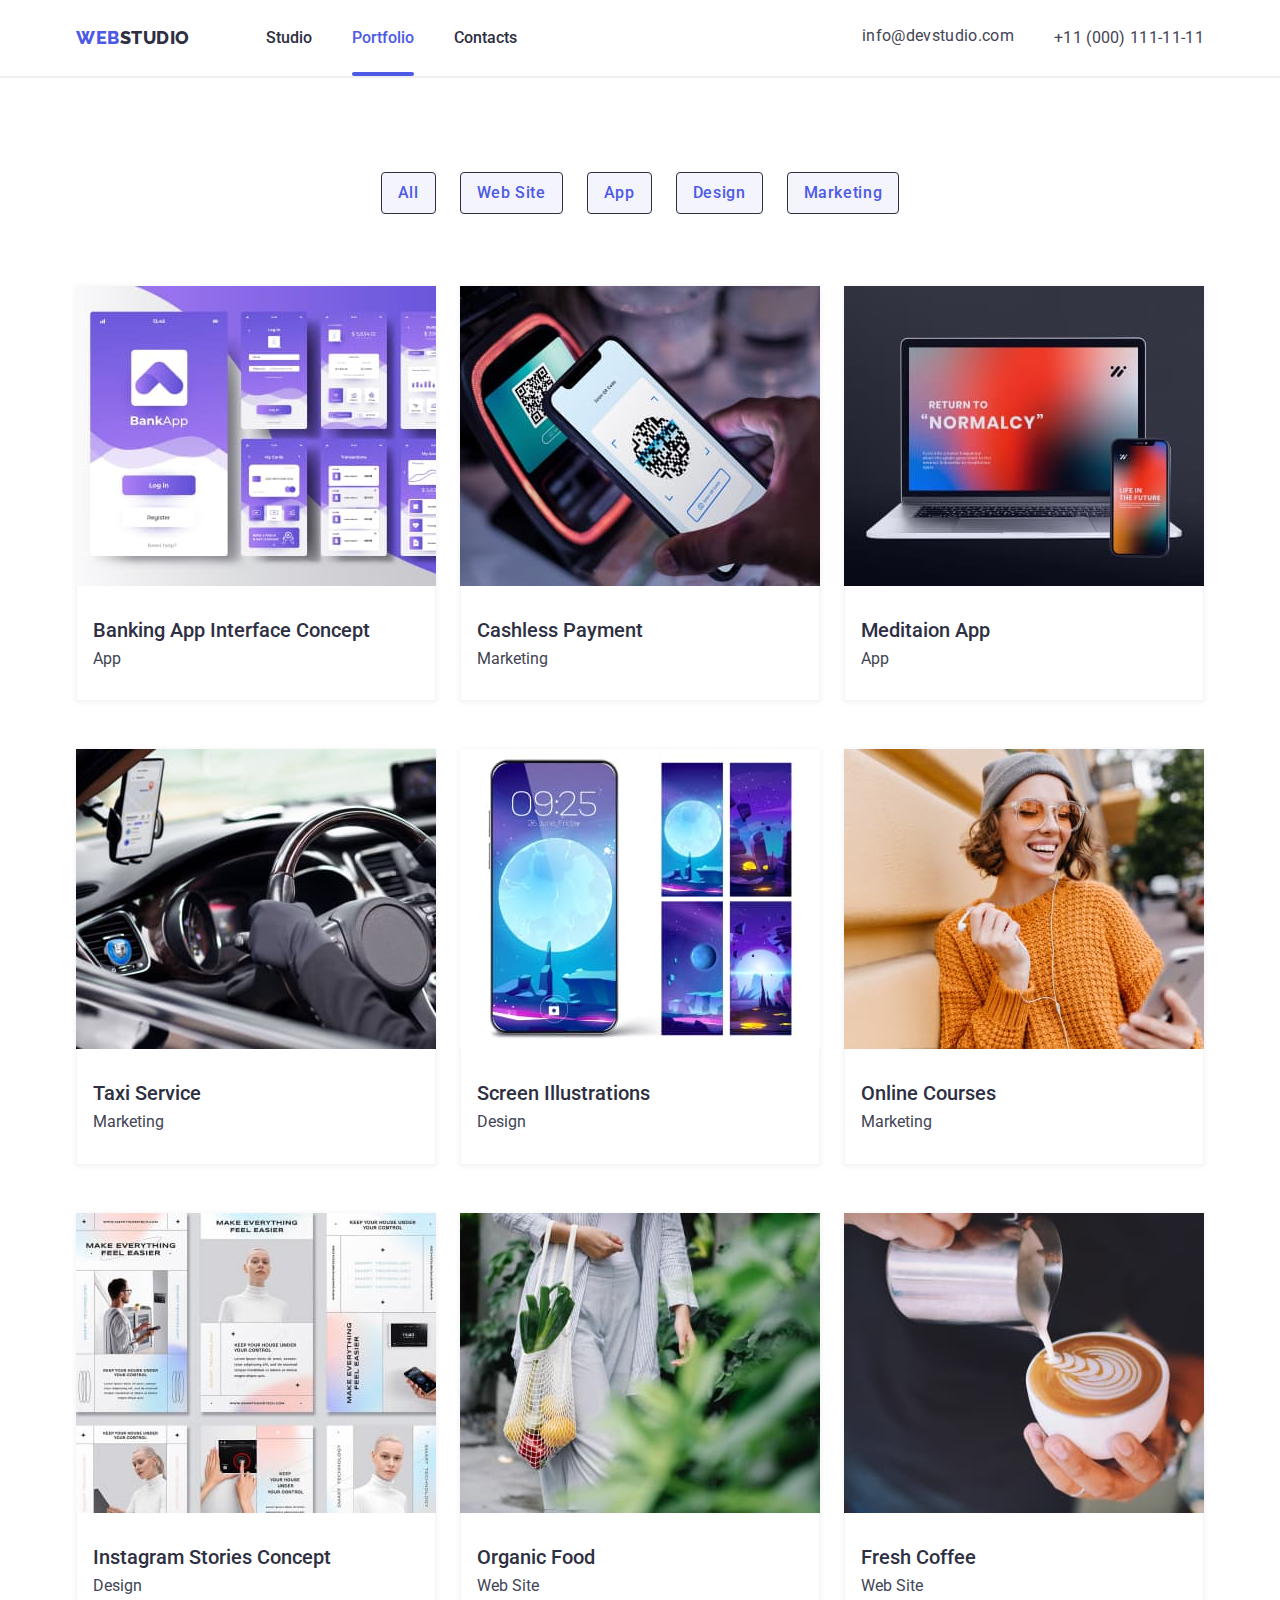
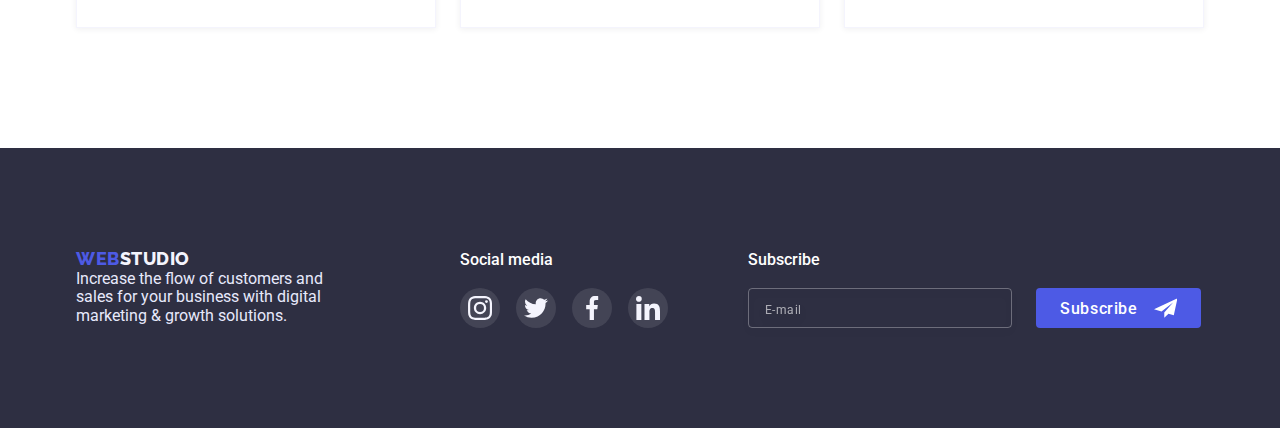
<file: portfolio.html>
<!DOCTYPE html>
<html lang="en">
	<head>
		<meta charset="UTF-8" />
		<meta http-equiv="X-UA-Compatible" content="IE=edge" />
		<meta name="viewport" content="width=device-width, initial-scale=1.0" />
		<title>Portfolio</title>
		<link rel="preconnect" href="https://fonts.googleapis.com" />
		<link rel="preconnect" href="https://fonts.gstatic.com" crossorigin />
		<link
			href="https://fonts.googleapis.com/css2?family=Raleway:wght@800&family=Roboto:wght@400;500;700&display=swap"
			rel="stylesheet"
		/>
		<link
			rel="stylesheet"
			href="https://cdnjs.cloudflare.com/ajax/libs/modern-normalize/1.1.0/modern-normalize.min.css"
		/>
		<link rel="stylesheet" href="./css/styles.css" />
	</head>
	<body>
		<header class="page-header">
			<div class="container page-header-container">
				<nav class="nav-panel">
					<!-- logo -->
					<a href="./index.html" class="logo-header">Web<span class="studio-header">Studio</span></a>
					<!-- navigation -->
					<ul class="menu-nav">
						<li class="menu-item"><a href="./index.html" class="menu-link">Studio</a></li>

						<li class="menu-item"><a href="./portfolio.html" class="menu-link current-page">Portfolio</a></li>

						<li class="menu-item"><a href="#" class="menu-link">Contacts</a></li>
					</ul>
				</nav>
				<!-- contacts -->
				<ul class="contact-nav">
					<li class="menu-contact">
						<a href="mailto:info@devstudio.com" class="mail-adress">info@devstudio.com</a>
					</li>

					<li class="menu-contact">
						<a href="tel:+110001111111" class="phone-number">+11 (000) 111-11-11</a>
					</li>
				</ul>
			</div>
		</header>
		<main>
			<!-- header -->
			<!-- filters -->
			<section class="filters">
				<div class="container">
					<h1 class="portfolio-title visually-hidden">Title</h1>
					<ul class="button-list">
						<li><button type="button" class="filters-button">All</button></li>

						<li><button type="button" class="filters-button">Web Site</button></li>

						<li><button type="button" class="filters-button">App</button></li>

						<li><button type="button" class="filters-button">Design</button></li>

						<li><button type="button" class="filters-button">Marketing</button></li>
					</ul>
					<!-- card -->
					<ul class="card-list">
						<li class="card-img">
							<a href="" class="card-link">
								<div class="card-list-overlay">
									<img src="./images/img1.jpg" width="360" alt="Banking App Interface Concept" />
									<p class="overlay"
										>14 Stylish and User-Friendly App Design Concepts · Task Manager App · Calorie Tracker App · Exotic
										Fruit Ecommerce App · Cloud Storage App</p
									>
								</div>
								<div class="card-content">
									<h2 class="card-title">Banking App Interface Concept</h2>
									<p class="card-app">App</p>
								</div>
							</a>
						</li>

						<li class="card-img">
							<a href="" class="card-link">
								<div class="card-list-overlay">
									<img src="./images/img2.jpg" width="360" alt="Cashless Payment" />
									<p class="overlay"
										>14 Stylish and User-Friendly App Design Concepts · Task Manager App · Calorie Tracker App · Exotic
										Fruit Ecommerce App · Cloud Storage App</p
									>
								</div>
								<div class="card-content">
									<h2 class="card-title">Cashless Payment</h2>
									<p class="card-app">Marketing</p>
								</div>
							</a>
						</li>

						<li class="card-img">
							<a href="" class="card-link">
								<div class="card-list-overlay">
									<img src="./images/img3.jpg" width="360" alt="Meditaion App" />
									<p class="overlay"
										>14 Stylish and User-Friendly App Design Concepts · Task Manager App · Calorie Tracker App · Exotic
										Fruit Ecommerce App · Cloud Storage App</p
									>
								</div>
								<div class="card-content">
									<h2 class="card-title">Meditaion App</h2>
									<p class="card-app">App</p>
								</div>
							</a>
						</li>

						<li class="card-img">
							<a href="" class="card-link">
								<div class="card-list-overlay">
									<img src="./images/img4.jpg" width="360" alt="Taxi Service" />
									<p class="overlay"
										>14 Stylish and User-Friendly App Design Concepts · Task Manager App · Calorie Tracker App · Exotic
										Fruit Ecommerce App · Cloud Storage App</p
									>
								</div>
								<div class="card-content">
									<h2 class="card-title">Taxi Service</h2>
									<p class="card-app">Marketing</p>
								</div>
							</a>
						</li>

						<li class="card-img">
							<a href="" class="card-link">
								<div class="card-list-overlay">
									<img src="./images/img5.jpg" width="360" alt="Screen Illustrations" />
									<p class="overlay"
										>14 Stylish and User-Friendly App Design Concepts · Task Manager App · Calorie Tracker App · Exotic
										Fruit Ecommerce App · Cloud Storage App</p
									>
								</div>
								<div class="card-content">
									<h2 class="card-title">Screen Illustrations</h2>
									<p class="card-app">Design</p>
								</div>
							</a>
						</li>

						<li class="card-img">
							<a href="" class="card-link">
								<div class="card-list-overlay">
									<img src="./images/img6.jpg" width="360" alt="Online Courses" />
									<p class="overlay"
										>14 Stylish and User-Friendly App Design Concepts · Task Manager App · Calorie Tracker App · Exotic
										Fruit Ecommerce App · Cloud Storage App</p
									>
								</div>
								<div class="card-content">
									<h2 class="card-title">Online Courses</h2>
									<p class="card-app">Marketing</p>
								</div>
							</a>
						</li>

						<li class="card-img">
							<a href="" class="card-link">
								<div class="card-list-overlay">
									<img src="./images/img7.jpg" width="360" alt="Instagram Stories Concept" />
									<p class="overlay"
										>14 Stylish and User-Friendly App Design Concepts · Task Manager App · Calorie Tracker App · Exotic
										Fruit Ecommerce App · Cloud Storage App</p
									>
								</div>
								<div class="card-content">
									<h2 class="card-title">Instagram Stories Concept</h2>
									<p class="card-app">Design</p>
								</div>
							</a>
						</li>

						<li class="card-img">
							<a href="" class="card-link">
								<div class="card-list-overlay">
									<img src="./images/img8.jpg" width="360" alt="Organic Food" />
									<p class="overlay"
										>14 Stylish and User-Friendly App Design Concepts · Task Manager App · Calorie Tracker App · Exotic
										Fruit Ecommerce App · Cloud Storage App</p
									>
								</div>
								<div class="card-content">
									<h2 class="card-title">Organic Food</h2>
									<p class="card-app">Web Site</p>
								</div>
							</a>
						</li>

						<li class="card-img">
							<a href="" class="card-link">
								<div class="card-list-overlay">
									<img src="./images/img9.jpg" width="360" alt="Fresh Coffee" />
									<p class="overlay"
										>14 Stylish and User-Friendly App Design Concepts · Task Manager App · Calorie Tracker App · Exotic
										Fruit Ecommerce App · Cloud Storage App</p
									>
								</div>
								<div class="card-content">
									<h2 class="card-title">Fresh Coffee</h2>
									<p class="card-app">Web Site</p>
								</div>
							</a>
						</li>
					</ul>
				</div>
			</section>
		</main>
		<!-- footer -->
		<footer class="footer">
			<div class="footer-position container">
				<div class="footer-size">
					<a href="./index.html" class="logo-footer">Web<span class="studio-footer">Studio</span></a>
					<p class="footer-text"
						>Increase the flow of customers and sales for your business with digital marketing & growth solutions.</p
					>
				</div>
				<div class="footer-social-media">
					<h4 class="title-social-media">Social media</h4>
					<ul class="footer-social-list">
						<li class="social-media-list-item">
							<a href="" class="social-media-list-link">
								<svg class="social-media-list-icon" width="24" height="24">
									<use href="./images/icons.svg#instagram"></use>
								</svg>
							</a>
						</li>
						<li class="social-media-list-item">
							<a href="" class="social-media-list-link">
								<svg class="social-media-list-icon" width="24" height="24">
									<use href="./images/icons.svg#twitter"></use>
								</svg>
							</a>
						</li>
						<li class="social-media-list-item">
							<a href="" class="social-media-list-link">
								<svg class="social-media-list-icon" width="24" height="24">
									<use href="./images/icons.svg#facebook"></use>
								</svg>
							</a>
						</li>
						<li class="social-media-list-item">
							<a href="" class="social-media-list-link">
								<svg class="social-media-list-icon" width="24" height="24">
									<use href="./images/icons.svg#linkedin"></use>
								</svg>
							</a>
						</li>
					</ul>
				</div>

				<!-- Subscribe footer -->
				<div class="footer-subscribe">
					<p class="footer-input-descript">Subscribe</p>
					<form class="footer-form">
						<input type="email" class="footer-input" name="user_email" placeholder="E-mail" required />
						<button type="submit" class="footer-sub-button">
							Subscribe
							<svg class="footer-sub-icon" width="24" height="24">
								<use href="./images/icons.svg#icon-send"></use>
							</svg>
						</button>
					</form>
				</div>
			</div>
		</footer>
	</body>
</html>
</file>
<file: css/styles.css>
:root {
    --light-color: #F4F4FD;
    --dark-color: #2E2F42;
    --primary-brand-color: #4D5AE5;
    --pressed-state-color: #404BBF;
    --text-color: #434455;
    --accent-color: #E7E9FC;
    --light-text: #FFFFFF;
    --subtle-text: #8E8F99;
    --gap-nav: 40px;
    --gap-list: 24px;
    --transition-dur-and-func: 250ms cubic-bezier(0.4, 0, 0.2, 1);
}

body {
    color: var(--text-color);
    font-family: 'Roboto', sans-serif;
}

a {
    color: inherit;
    text-decoration: none;
}

p,
h1,
h2,
h3,
h4,
h5,
h6 {
    margin: 0;
}

button {
    cursor: pointer;
}

ul,
ol {
    list-style: none;
    margin: 0;
    padding: 0;
}

img {
    display: block;
    max-width: 100%;
    height: auto;
}

.visually-hidden {
    position: absolute;
    white-space: nowrap;
    width: 1px;
    height: 1px;
    overflow: hidden;
    border: 0;
    padding: 0;
    clip: rect(0 0 0 0);
    clip-path: inset(50%);
    margin: -1px;
}

.container {
    padding-right: 15px;
    padding-left: 15px;
}

@media screen and (min-width: 480px) {
    .container {
        width: 426px;
        margin-left: auto;
        margin-right: auto;
    }
}

@media screen and (min-width: 768px) {
    .container {
        width: 767px;
    }
}

@media screen and (min-width: 1200px) {
    .container {
        width: 1158px;
    }
}

/* WEB - header NEW */
@media screen and (max-width: 767px) {
    .page-header {
        padding-top: 24px;
        padding-bottom: 24px;
    }
    
    header .container {
    justify-content: space-between;
    }
}

@media screen and (max-width: 767px) {
    .menu-nav {
        display: none;
    }

    .contact-nav {
        display: none;
    }
}

.page-header {
    box-shadow: 0px 2px 1px rgba(46, 47, 66, 0.08);
}

.page-header-container {
    display: flex;
    align-items: center;
}

.logo-header {
    margin-right: 77px;
    
    color: var(--primary-brand-color);
    
    font-family: 'Raleway', sans-serif;
    font-weight: 800;
    font-size: 18px;
    line-height: 1.16;
    letter-spacing: 0.03em;
    text-transform: uppercase;  
}

.studio-header {
    color: var(--dark-color);
}

.mobile-menu-open {
    padding: 0px;
    
    background-color: transparent;
    border: none;
    fill: var(--dark-color);
    
    line-height: 0px;
}

@media screen and (min-width:768px) {
    .mobile-menu-open {
        display: none;
    }
}

.mobile-menu {
    position: fixed;
    width: 100%;
    height: 100%;
    top: 0;
    left: 0;
    z-index: 1000;
    overflow-y: scroll;
    transform: translateX(100%);

    background-color: var(--light-text);
    
    opacity: none;
    visibility: hidden;
    pointer-events: none;
    transition: transform var(--transition-dur-and-func), opacity var(--transition-dur-and-func), visibility var(--transition-dur-and-func);
}
.mobile-menu.is-open {
    transform: translateX(0);
    opacity: 1;
    visibility: visible;
    pointer-events: auto;
}

.mobile-menu-container {
    display: flex;
    flex-direction: column;
    position: relative;
    height: 100%;

    padding-top: 80px;
    padding-left: 40px;
}

.mobile-menu-close-button {
    position: absolute;
    display: flex;
    justify-content: center;
    align-items: center;
    border-radius: 50%;
    width: 24px;
    height: 24px;
    top: 40px;
    right: 40px;
    transform: translate(50%, -50%);
    padding: 0px;

    background-color: transparent;
    border: none;
    fill: var(--dark-color);
    
    line-height: 0px;
    background: var(--accent-color);
    border: 1px solid rgba(0, 0, 0, 0.1);
    transition: fill var(--transition-dur-and-func);
}

.mobile-menu-close-button:hover,
.mobile-menu-close-button:focus {
    background-color: var(--pressed-state-color);
    fill: var(--light-text);
}

.mobile-menu-item:not(:last-child) {
    margin-bottom: 40px;
}

.mobile-menu-link {
    font-weight: 700;
    font-size: 36px;
    line-height: 1.1;
    text-transform: capitalize;

    color: var(--dark-color);
    transition: color var(--transition-dur-and-func);
}

.mobile-menu-link:hover,
.mobile-menu-link:focus {
    color: var(--pressed-state-color);
}

.mobile-link-current {
    color: var(--pressed-state-color);
}

.mobile-phone-number {
    font-weight: 600;
    font-size: 36px;
    line-height: 1.1;
    text-transform: capitalize;

    color: var(--primary-brand-color);
    transition: color var(--transition-dur-and-func);
}

.mobile-mail-adress {
    font-weight: 500;
    font-size: 20px;
    line-height: 1.2;

    color: var(--text-color);
    transition: color var(--transition-dur-and-func);
}

.mobile-phone-number:hover,
.mobile-phone-number:focus,
.mobile-mail-adress:hover,
.mobile-mail-adress:focus {
    color: var(--primary-brand-color);
}

.mobile-contact-info-item:first-child {
    margin-bottom: 40px;
}

.mobile-menu-media-list {
    display: flex;
    align-items: center;
    padding-bottom: 40px;
}

.mobile-menu-media-link {
    display: flex;
    justify-content: center;
    align-items: center;
    width: 40px;
    height: 40px;

    background-color: var(--primary-brand-color);
    color: var(--light-color);
    border-radius: 50%;
    
    transition: background-color var(--transition-dur-and-func);
}

.mobile-menu-media-item:not(:last-child) {
    margin-right: 56px;
}

.mobile-menu-media-link:hover,
.mobile-menu-media-link:focus {
    background-color: var(--pressed-state-color);
}

.mobile-menu-second {
    margin-top: auto;
}

.mobile-menu-media-list {
    margin-top: 48px;
}

@media screen and (max-width: 427px) {
    .mobile-menu-media-item:not(:last-child) {
        margin-right: 26px;
    }

    .mobile-phone-number {
        font-weight: 500;
        font-size: 20px;
        line-height: 1.2;
    }
}

@media screen and (min-width:768px) {
    .mobile-menu {
        display: none;
    }

    .page-header-container {
        display: flex;
        align-items: center;
        padding-top: 24px;
        padding-bottom: 10px;
    }

    .nav-panel {
        display: flex;
        align-items: center;
    }

    .menu-nav {
        display: flex;
        align-items: center;
    }

    .logo-header {
        margin-right: 120px;
    }

    .menu-item:not(:last-child) {
        margin-right: 40px;
    }

    .menu-link {
        position: relative;
        font-weight: 500;
        color: var(--dark-color);

        transition: var(--transition-dur-and-func);
    }

    .menu-link:hover,
    .menu-link:focus {
        color: var(--text-color);
    }

    .menu-link.current-page::after {
        content: "";
        position: absolute;
        display: block;
        width: 100%;
        height: 4px;
        bottom: 0;
        top: calc(24px + 13px - 4px);
        border-radius: 2px;

        background-color: var(--primary-brand-color);
    }

    .menu-link.current-page {
        color: var(--primary-brand-color);
    }

    .menu-link:hover,
    .menu-link:focus {
        color: var(--text-color);
    }

    .current-page:hover,
    .current-page:focus {
        color: var(--primary-brand-color);
    }

    .menu-link:active {
        color: var(--primary-brand-color);
    }

    .contact-nav {
        display: flex;
        flex-direction: column;
        justify-content: center;
        margin-left: auto;
    }

    .menu-contact:first-child {
        margin-bottom: 4px;
    }

    .mail-adress,
    .phone-number {
        display: block;
        font-size: 12px;
        line-height: 1.33;
        letter-spacing: 0,04em;

        color: var(--text-color);
        transition: var(--transition-dur-and-func);
    }

    .phone-number:hover,
    .mail-adress:hover,
    .phone-number:focus,
    .mail-adress:focus {
        color: var(--pressed-state-color);
    }
}

@media screen and (min-width:1200px) {
    .page-header-container {
        padding-bottom: 24px;
    }

    .logo-header {
        margin-right: 76px;
    }

    .menu-link.current-page::after {
        top: calc(24px + 24px - 4px);
    }

    .contact-nav {
        display: flex;
        flex-direction: row;
        align-items: center;
        justify-content: center;
        margin-left: auto;
    }

    .menu-contact:first-child {
        margin-right: 40px;
    }

    .mail-adress,
    .phone-number {
        display: block;
        font-size: 16px;
        line-height: 1.5;
        letter-spacing: 0.02em;

        color: var(--text-color);
    }
}

/* WEBSTUDIO NEW */

/* HERO NEW */

@media screen and (max-width: 767px) {
    .hero {
        background-image: linear-gradient(to right,
                rgba(46, 47, 66, 0.7),
                rgba(46, 47, 66, 0.7)), url(../images/hero-mobile.webp);
        background-position: center;
        background-repeat: no-repeat;
        background-size: cover;
    }
}

@media screen and (min-device-pixel-ratio:2),
screen and (min-resolution: 192dpi),
screen and (min-resolution: 2dppx) {
    .hero {
        background-image: linear-gradient(to right,
                rgba(46, 47, 66, 0.7),
                rgba(46, 47, 66, 0.7)),
            url(../images/hero-mobile@2x.webp);
    }
}

@media screen and (min-width:768px) {
    .hero {
        background-image: linear-gradient(to right,
                rgba(46, 47, 66, 0.7),
                rgba(46, 47, 66, 0.7)), url(../images/hero-tablet.webp);
        background-position: center;
        background-repeat: no-repeat;
        background-size: cover;
    }
}

@media screen and (min-width:768px) and (min-device-pixel-ratio:2),
screen and (min-width:768px) and (min-resolution: 192dpi),
screen and (min-width:768px) and (min-resolution: 2dppx) {
    .hero {
        background-image: linear-gradient(to right,
                rgba(46, 47, 66, 0.7),
                rgba(46, 47, 66, 0.7)), url(../images/hero-tablet@2x.webp);
    }
}

@media screen and (min-width:1200px) {
    .hero {
        background-image: linear-gradient(to right,
                rgba(46, 47, 66, 0.7),
                rgba(46, 47, 66, 0.7)), url(../images/hero-desktop.webp);
    }
}

@media screen and (min-width: 1200px) and (min-device-pixel-ratio:2),
screen and (min-width: 1200px) and (min-resolution: 192dpi),
screen and (min-width: 1200px) and (min-resolution: 2dppx) {
    .hero {
        background-image: linear-gradient(to right,
                rgba(46, 47, 66, 0.7),
                rgba(46, 47, 66, 0.7)), url(../images/hero-desktop@2x.webp);
    }
}

.hero {
    padding-top: 112px;
    text-align: center;
}

@media screen and (max-width: 767px) {
    .hero {
        padding-bottom: 112px;
    }
}

@media screen and (min-width:768px) {
    .hero {
        padding-bottom: 108px;
        text-align: center;
    }
}

@media screen and (min-width: 1200px) {
    .hero {
        padding-top: 188px;
        padding-bottom: 188px;
        max-width: 1440px;
        margin-left: auto;
        margin-right: auto;
        text-align: center;
    }
}

.hero-title {
    margin-left: auto;
    margin-right: auto;
    text-align: center;
    font-weight: 700;
    text-transform: capitalize;
    color: var(--light-text);
}

@media screen and (max-width:767px) {
    .hero-title {
        margin-bottom: 72px;
        max-width: 318px;
        font-size: 36px;
        line-height: 1.11;
    }
}

@media screen and (min-width: 768px) {
    .hero-title {
        margin-bottom: 40px;
        max-width: 500px;
        font-size: 56px;
        line-height: 1.07;
    }
}

@media screen and (min-width:1200px) {
    .hero-title {
        margin-bottom: 48px;
    }
}

.hero-button {
    padding: 16px 32px;
    font-weight: 500;
    letter-spacing: 0.04em;

    color: var(--light-text);
    background-color: var(--primary-brand-color);
    box-shadow: 0px 4px 4px rgba(0, 0, 0, 0.15);
    border: 1px solid transparent;
    border-radius: 4px;
    
    transition: var(--transition-dur-and-func);
}

.hero-button:hover,
.hero-button:focus {
    background-color: var(--pressed-state-color);
    box-shadow: 0px 4px 4px rgba(0, 0, 0, 0.15);
}

/* BACKDROP NEW */
.backdrop {
    position: fixed;
    top: 0;
    left: 0;
    z-index: 100;
    width: 100%;
    height: 100%;
    overflow-y: scroll;
    background-color: rgba(46, 47, 66, 0.4);

    transition: opacity var(--transition-dur-and-func), visibility var(--transition-dur-and-func);
}

.backdrop.is-hidden {
    opacity: 0;
    visibility: hidden;
    pointer-events: none;
}

    .modal {
    position: absolute;
    width: 392px;
    height: 586px;
    padding-top: 72px;
    padding-bottom: 24px;
    padding-left: 16px;
    padding-right: 16px;   
       
    top: 50%;
    left: 50%;
    transform: translate(-50%, -50%);
    
    background-color: #FCFCFC;
    box-shadow: 0px 1px 1px rgba(0, 0, 0, 0.14), 0px 1px 3px rgba(0, 0, 0, 0.12), 0px 2px 1px rgba(0, 0, 0, 0.2);
    border-radius: 4px;
    
    transition: transform var(--transition-dur-and-func), opacity var(--transition-dur-and-func);
}

@media screen and (min-width:768px) {
    .modal {
        padding-left: 24px;
        padding-right: 24px;
        width: 408px;
    }
}

@media screen and (max-width: 427px) {
    .modal {
        width: 90%;
        height: auto;
    }
}

.data-close-modal {
    position: absolute;
    top: 24px;
    right: 24px;
    display: flex;
    justify-content: center;
    align-items: center;
    width: 24px;
    height: 24px;
    border-radius: 50%;

    background-color: var(--accent-color);
    border: 1px solid rgba(0, 0, 0, 0.1);
    padding: 0;
    transition: fill var(--transition-dur-and-func), background-color var(--transition-dur-and-func);
}

.data-close-modal:hover,
.data-close-modal:focus {
    fill: var(--light-text);
    background-color: var(--pressed-state-color);
} 

.text-contact {
    margin-bottom: 16px;
    
    font-weight: 600;
    text-align: center;    
}

.modal-form {
    display: flex;
    flex-direction: column;
}

.modal-form-field {
    margin-bottom: 8px;
}

.modal-form-description {
    display: block;
    font-size: 12px;
    line-height: 1.3;
    letter-spacing: 0.04em;
    color: var(--subtle-text);
    margin-bottom: 4px;
}

.input-form-modal-wrapper {
    display: block;
    position: relative;
}

.modal-form-input {
    width: 100%;
    height: 40px;
    border: 1px solid rgba(33, 33, 33, 0.2);
    border-radius: 4px;
    padding-left: 38px;
    transition: border-color var(--transition-dur-and-func);
}

.modal-form-input:focus {
    outline: none;
    border-color: var(--primary-brand-color);
}

.modal-form-input-icon {
    position: absolute;
    top: 50%;
    left: 12px;
    transform: translateY(-50%);
    fill: var(--dark-color);
    transition: fill var(--transition-dur-and-func);
}

.modal-form-input:focus+.modal-form-input-icon {
    fill: var(--primary-brand-color);
}

.modal-form-field-comment {
    margin-bottom: 16px;
}

.modal-form-message {
    display: block;
    width: 100%;
    height: 120px;
    padding: 8px 16px;
    resize: none;
    border: 1px solid rgba(33, 33, 33, 0.2);
    border-radius: 4px;
    transition: border-color var(--transition-dur-and-func);
}

.modal-form-message:focus {
    outline: none;
    border-color: var(--primary-brand-color);
}

.modal-form-message::placeholder {
    font-size: 12px;
    line-height: 1.3;
    letter-spacing: 0.04em;
    color: rgba(117, 117, 117, 0.5);
}

.modal-form-check-description::before {
    content: "";
    display: block;
    width: 16px;
    height: 16px;
    border: 1.25px solid var(--dark-color);
    border-radius: 2px;
    cursor: pointer;
    margin-right: 8px;
    transition: background-color var(--transition-dur-and-func), background-image var(--transition-dur-and-func), border-color var(--transition-dur-and-func);
}

.modal-form-check:checked+.modal-form-check-description::before {
    background-color: var(--pressed-state-color);
    background-image: url("../images/svg/icon-ticking.svg");
    background-repeat: no-repeat;
    background-position: center;
    border-color: var(--pressed-state-color);
    padding: 4px 3px;
    background-origin: padding-box;
}

.modal-form-check:focus+.modal-form-check-description::before {
    border-color: var(--pressed-state-color);
}

.modal-form-check-description {
    display: flex;

    margin-bottom: 24px;

    align-items: center;
    font-size: 12px;
    line-height: 1.3;
    letter-spacing: 0.04em;
    color: #757575;
}

.privacy-link-color {
    color: var(--primary-brand-color);
}

.modal-form-submit {
    align-self: center;
    min-width: 169px;
    padding: 16px 32px;

    border: none;
    border-radius: 4px;
    font-family: inherit;
    font-weight: 500;
    font-size: 16px;
    line-height: 1.19;
    letter-spacing: 0.04em;

    color: var(--light-text);
    background-color: var(--primary-brand-color);
    box-shadow: 0px 4px 4px rgba(0, 0, 0, 0.15);

    transition: background-color var(--transition-dur-and-func), box-shadow var(--transition-dur-and-func);
}

.modal-form-submit:hover,
.modal-form-submit:focus {
    background-color: var(--pressed-state-color);
    box-shadow: 0px 4px 4px rgba(0, 0, 0, 0.15);
}

/* SECTION 1 FEATURE NEW */

@media screen and (max-width:1199px) {
    .bg-feature-item {
        display: none;
    }
}

.section {
    padding-top: 96px;
    padding-bottom: 96px;
}


@media screen and (max-width: 767px) {
    .feature-item:not(:last-child) {
        margin-bottom: 72px;
    }

    .feature-list {
        display: flex;
        flex-direction: column;
        align-items: center;
    }
}

@media screen and (min-width:768px) and (max-width:1199px) {

    .feature-list {
        display: flex;
        flex-wrap: wrap;
        row-gap: 72px;
        column-gap: 24px;
        padding: 0;
    }

    .feature-item {
        flex-basis: calc((100% - 24px)/2);
    }
}

@media screen and (min-width:1200px) {
    .section {
        padding-top: 120px;
        padding-bottom: 120px;
    }

    .feature-list {
        display: flex;
        flex-wrap: wrap;
        column-gap: 24px;
        padding: 0;
    }

    .feature-item {
        flex-basis: calc((100% - 72px)/4);
        line-height: 1.5;
    }

    .bg-feature-item {
        display: flex;
        align-items: center;
        justify-content: center;
        margin-bottom: 8px;
        border-radius: 4px;
        width: 100%;
        height: 112px;
        background-color: var(--light-color);
    }
}

.feature-title {
    margin-bottom: 8px;
    
    color: var(--dark-color);
    font-weight: 700;
    font-size: 36px;
    line-height: 1.11;
    text-transform: capitalize;   
}

@media screen and (max-width:767px) {
    .feature-title {
        text-align: center;
    }
}

@media screen and (min-width: 768px) {
    .feature-list {
        text-align: start;
    }
}

.feature-text {
    font-weight: 500;
    line-height: 1.5;
    color: var(--text-color);
}

@media screen and (min-width:1200px) {
    .feature-title {
        font-weight: 500;
        font-size: 20px;        
    }

    .feature-text {
        font-weight: 400;
        line-height: 1.5;
    }
}

/* SECTION 2 WHAT ARE WE DOING ! NEW */

@media screen and (max-width:1199px) {
    .direction {
        display: none;
    }
}

.direction {
    padding-top: 0;
    
}

.second-title {
    margin-bottom: 72px;
    
    font-weight: 700;
    font-size: 36px;
    line-height: 1.11;
    text-transform: capitalize;
    text-align: center;
}

.image-list {
    display: flex;
    gap: 24px;
}

/* < !--SECTION 3 ABOUT OUR TEAM! NEW VERSTKA--> */

.team {
    padding-top: 96px;
    background-color:var(--light-color); 
}

@media screen and (max-width:767px) {
    .team {
        padding-bottom: 128px;
    }
}

@media screen and (min-width: 768px) {
    .team {
        padding-bottom: 104px;
    }
}

@media screen and (min-width:1200px) {
    .team {
        padding-top: 120px;
        padding-bottom: 120px;
    }
}

.team-title {
    font-weight: 700;
    font-size: 36px;
    line-height: 1.11;
    margin-bottom: 72px;
    text-align: center;
    text-transform: capitalize;
    color: var(--dark-color);
}

.team-card-list {
    display: flex;
    align-items: center;
}

@media screen and (max-width: 767px) {
    .team-card-list {
        flex-direction: column;
    }
}

@media screen and (min-width: 768px) and (max-width:1199px) {
    .team-card-list {
        flex-wrap: wrap;
        justify-content: center;
        row-gap: 64px;
        column-gap: 24px;

    }
}

@media screen and (min-width:1200px) {
    .team-card-list {
        gap: 24px;
    }
}

.team-card-link {
    background-color: var(--light-text);
    box-shadow: 0px 1px 6px rgba(46, 47, 66, 0.08),
        0px 1px 1px rgba(46, 47, 66, 0.16),
        0px 2px 1px rgba(46, 47, 66, 0.08);;
    border-radius: 0px 0px 4px 4px;
}

@media screen and (max-width:767px) {
    .team-card-link:not(:last-child) {
        margin-bottom: 72px;
    }
}

.team-card-content {
    padding-top: 32px;
    padding-bottom: 32px;
}

.team-card-title {
    font-weight: 500;
    font-size: 20px;
    line-height: 1.2;
    text-align: center;
    margin-bottom: 8px;
    color: var(--dark-color);
}

.team-specialization {
    color: var(--text-color);
    text-align: center;
    margin-bottom: 8px;
}

.social-list {
    display: flex;
    justify-content: center;
    gap: 24px;
}

.social-link {
    display: flex;
    align-items: center;
    justify-content: center;
    height: 40px;
    width: 40px;
    padding: 0;
    border: none;
    border-radius: 50%;
    background-color: var(--primary-brand-color);
    transition: background-color var(--transition-dur-and-func);
}

.social-link:hover,
.social-link:focus {
    background-color: var(--pressed-state-color);
}

.social-item {
    fill: var(--light-color);
}


/* SECTION 4 CUSTOMERS! NEW */

@media screen and (max-width:1199px) {
    .customers {
        padding-top: 96px;
        padding-bottom: 96px;
    }
}

@media screen and (min-width: 1200px) {
    .customers {
        padding-top: 120px;
        padding-bottom: 120px;
    }
}

.customers-title {
    margin-bottom: 72px;
    font-weight: 700;
    font-size: 36px;
    line-height: 1.11;
    text-align: center;
    text-transform: capitalize;
    color: var(--dark-color);
}

.customers-list {
    display: flex;
    flex-wrap: wrap;
    justify-content: center;
    margin-left: auto;
    margin-right: auto;
}

@media screen and (max-width: 767px) {
    .customers-list {
        column-gap: 16px;
        row-gap: 72px;
    }
}

@media screen and (min-width:768px) and (max-width: 1199px) {
    .customers-list {
        column-gap: 24px;
        row-gap: 72px;
    }
}

@media screen and (min-width: 1200px) {
    .customers-list {
        column-gap: 24px;
    }
}


.customers-list-link {
    display: flex;
    align-items: center;
    justify-content: center;
    padding: 0;
    height: 88px;
    border: 1px solid var(--subtle-text);
    border-radius: 4px;
    color: var(--subtle-text);
    transition: color var(--transition-dur-and-func), border-color var(--transition-dur-and-func);
}

.customers-list-icon {
    fill: currentColor;
}

@media screen and (max-width:767px) {
    .customers-list-link {
        width: 190px;
    }
}

@media screen and (min-width:768px) {
    .customers-list-link {
        width: 168px;
    }
}

.customers-list-item>.customers-list-link:hover,
.customers-list-item>.customers-list-link:focus {
    color: var(--primary-brand-color);
    border-color: var(--primary-brand-color);
}


/* < !--FOOTER PART ! NEW--> */


.footer {
    padding-top: 96px;
    padding-bottom: 96px;
    background-color: var(--dark-color);
}

.logo-footer {
    font-family: 'Raleway', sans-serif;
    font-weight: 800;
    font-size: 18px;
    line-height: 1.16;
    letter-spacing: 0.03em;

    color: var(--primary-brand-color);
    text-transform: uppercase;
}

.studio-footer {
    font-family: 'Raleway', sans-serif;
    font-weight: 800;
    font-size: 18px;
    line-height: 1.16;
    letter-spacing: 0.03em;

    color: var(--light-color);
    text-transform: uppercase;
}

.footer .logo-block {
    display: block;
    margin-bottom: 16px;
}

.footer-size {
    width: 264px;
}

.footer-text {
    color: var(--accent-color);
}

.title-social-media {
    font-weight: 500;
    font-size: 16px;
    line-height: 1.5;
    color: var(--light-text);
    margin-bottom: 16px;

}

.social-media-list-link {
    display: flex;
    justify-content: center;
    align-items: center;
    width: 40px;
    height: 40px;
    border-radius: 50%;
    background-color: rgba(255, 255, 255, 0.1);
    transition: background-color var(--transition-dur-and-func);
}

.social-media-list-link:hover,
.social-media-list-link:focus {
    background-color: #31D0AA;
}

.footer-social-list {
    display: flex;
    gap: 16px;
}

.footer-sub-button {
    display: flex;
    align-items: center;
    margin-left: auto;
    margin-right: auto;
    width: 165px;
    padding: 8px 24px;
    gap: 16px;
    border: none;
    border-radius: 4px;
    font-family: inherit;
    font-weight: 500;
    font-size: 16px;
    line-height: 1.19;
    letter-spacing: 0.04em;

    color: var(--light-text);
    background: var(--primary-brand-color);
    transition: background-color var(--transition-dur-and-func);
}

.footer-sub-button:hover,
.footer-sub-button:focus {
    background-color: var(--transition-dur-and-func);
}

.footer-form {
    width: 100%;
}

.footer-social-media {
    margin-top: 72px;
    margin-bottom: 72px;
}

.footer-input {
    width: 100%;
    height: 40px;
    padding: 8px 16px;
    border: 1px solid rgba(255, 255, 255, 0.3);
    filter: drop-shadow(0px 4px 4px rgba(0, 0, 0, 0.15));
    border-radius: 4px;

    color: var(--light-text);
    background-color: transparent;
    transition: border-color var(--transition-dur-and-func);
}

.footer-input-descript {
    font-weight: 500;
    font-size: 16px;
    line-height: 1.5;
    margin-bottom: 16px;
    color: var(--light-text);
}


.footer-input:focus {
    outline: none;
    border-color: var(--primary-brand-color);
}

.footer-input::placeholder {
    font-size: 12px;
    line-height: 2;
    letter-spacing: 0.04em;
    color: rgba(255, 255, 255, 0.6);
}


@media screen and (max-width: 767px) {

    .footer-size,
    .footer-social-media,
    .footer-subscribe {
        display: flex;
        flex-direction: column;
        align-items: center;
        margin-left: auto;
        margin-right: auto;
    }

    .footer-input {
        margin-bottom: 16px;
    }
}

@media screen and (min-width: 768px) and (max-width:1199px) {

    .footer-social-media {
        margin-top: 0;
        margin-bottom: 0;
    }

    .footer {
        padding-top: 96px;
        padding-bottom: 96px;
    }

    .footer-size {
        margin-right: 24px;
        width: 264px;
    }

    .footer-position {
        display: flex;
        flex-wrap: wrap;
        align-items: baseline;
        width: 565px;
    }

    .footer-text {
        width: 264px;
    }

    .footer-subscribe {
        margin-top: 72px;
    }

    .footer-form {
        display: flex;
        align-items: center;
    }

    .footer-input {
        width: 264px;
    }

    .footer-sub-button {
        margin-left: 24px;
    }
}


@media screen and (min-width: 1200px) {

    .footer {
        padding-top: 100px;
        padding-bottom: 100px;
    }

    .footer-size {
        margin-left: 0;
        margin-right: 120px;
        width: 264px;
    }

    .footer-position {
        display: flex;
        align-items: baseline;
    }

    .footer-social-media {
        margin-top: 0;
        margin-bottom: 0;
    }

    .footer-subscribe {
        margin-left: 80px;
    }

    .footer-form {
        display: flex;
        align-items: center;
    }


    .footer-input {
        width: 264px;
    }


    .footer-sub-button {
        margin-left: 24px;
    }

}





/* PORTFOLIO */

.filters {
    padding-top: 96px;
    padding-bottom: 120px;
}

.portfolio-title {
    font-weight: 500;
    font-size: 56px;
    line-height: 1.07;
    letter-spacing: 0.02em;
    color: var(--dark-color);
}

.filters-button {
    padding: 8px 16px;
    border: 1px solid var(--dark-color);
    border-radius: 4px;
    font-family: inherit;
    font-weight: 500;
    font-size: 16px;
    line-height: 1.5;
    border-radius: 4px;
    letter-spacing: 0.04em;
    color: var(--primary-brand-color);
    background: var(--light-color);
    text-align: center;
    transition: color var(--transition-dur-and-func), background-color var(--transition-dur-and-func), border var(--transition-dur-and-func), box-shadow var(--transition-dur-and-func);
}

.filters-button:hover,
.filters-button:focus {
    color: var(--light-text);
    background-color: var(--primary-brand-color);
    border: 1px solid var(--primary-brand-color);
    box-shadow: 0px 3px 1px rgba(0, 0, 0, 0.1), 0px 2px 1px rgba(0, 0, 0, 0.08), 0px 2px 2px rgba(0, 0, 0, 0.12);
}

.filters-button:active {
    color: var(--light-text);
    background-color: var(--primary-brand-color);
}

.button-list {
    display: flex;
    justify-content: center;
    align-items: center;
    gap: 24px;
    margin-bottom: 72px;
}

.card-list {
    display: flex;
    flex-wrap: wrap;
    row-gap: 48px;
    column-gap: 24px;

}

.card-title {
    margin-bottom: 8px;
    font-weight: 500;
    font-size: 20px;
    line-height: 1.2;
    color: var(--dark-color);
}

.card-app {
    color: var(--text-color);
}

.card-img {
    box-shadow: 0px 1px 6px rgba(46, 47, 66, 0.08);
}

.card-content {

    border-left: 0.5px solid var(--light-color);
    border-bottom: 0.5px solid var(--light-color);
    border-right: 0.5px solid var(--light-color);

    padding-top: 32px;
    padding-bottom: 32px;
    padding-left: 16px;
}

.card-link {
    display: block;
    transition: box-shadow var(--transition-dur-and-func);
}

.card-list-overlay {
    position: relative;
    overflow: hidden;
}

.overlay {
    position: absolute;
    left: 0;
    top: 0;
    width: 100%;
    height: 100%;
    padding-top: 40px;
    padding-bottom: 164px;
    padding-left: 32px;
    padding-right: 32px;
    overflow: auto;
    transform: translate(0, 100%);
    background-color: var(--primary-brand-color);
    color: var(--light-color);
    transition: transform var(--transition-dur-and-func);
}

.card-link:hover,
.card-link:focus {

    box-shadow: 0px 1px 6px rgba(46, 47, 66, 0.08),
        0px 1px 1px rgba(46, 47, 66, 0.16),
        0px 2px 1px rgba(46, 47, 66, 0.08);
}


.card-link:hover .overlay,
.card-link:focus .overlay {
    transform: translate(0, 0);
}
</file>
